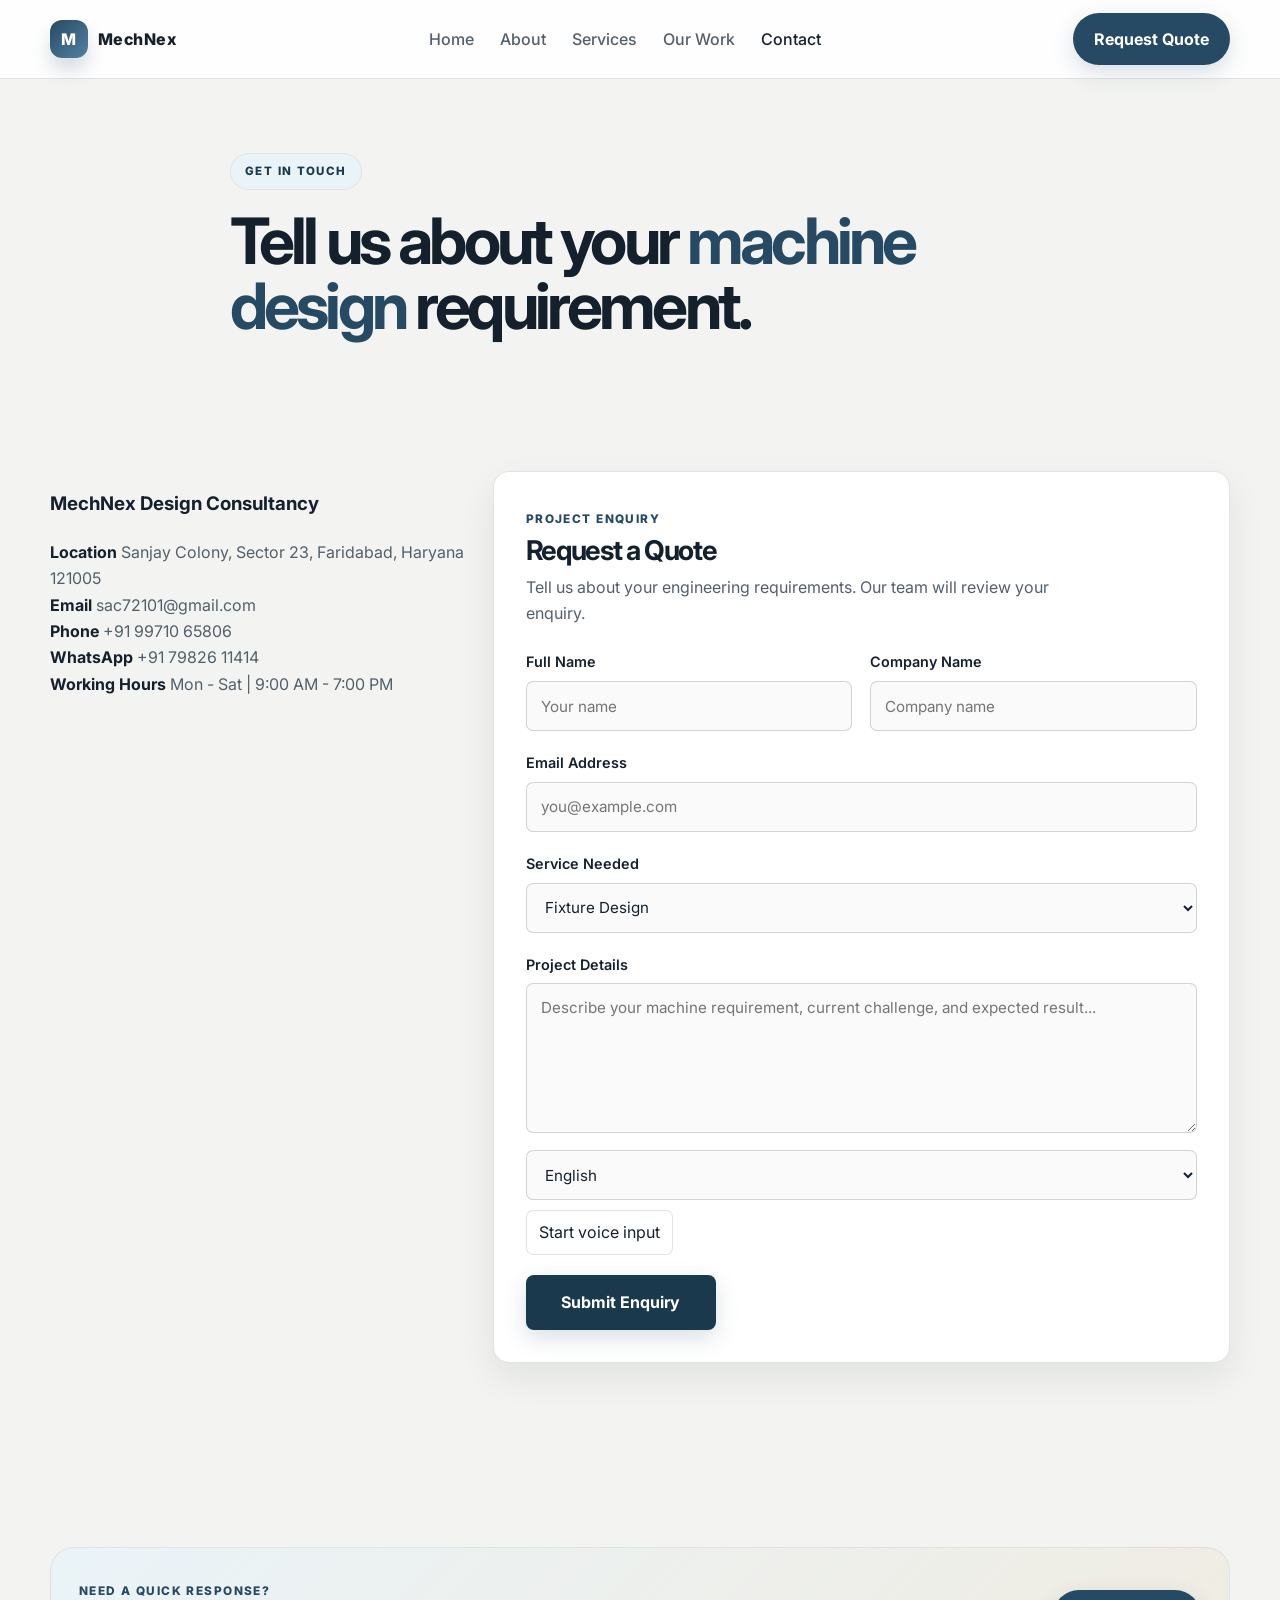
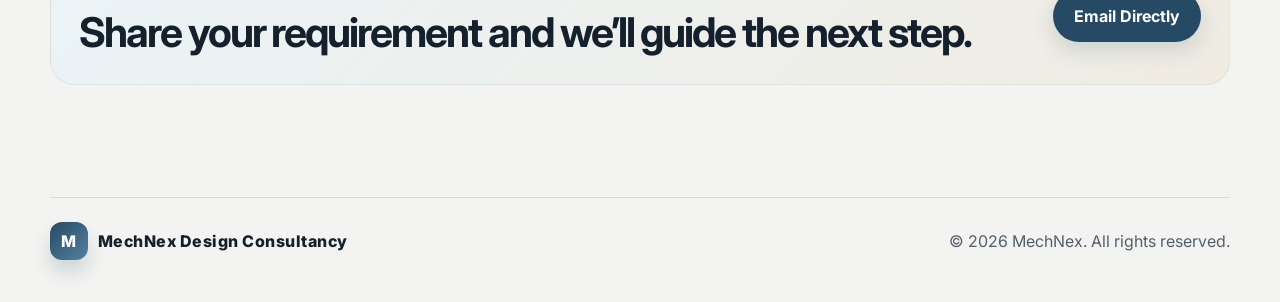
<file: contact.html>
<!DOCTYPE html>
<html lang="en">
  <head>
    <meta charset="UTF-8" />
    <meta name="viewport" content="width=device-width, initial-scale=1.0" />
    <title>Contact | MechNex Design Consultancy</title>
    <meta name="description" content="Contact MechNex Design Consultancy for machine design, fixture design, spare parts development, and design consultation." />
    <link rel="preconnect" href="https://fonts.googleapis.com" />
    <link rel="preconnect" href="https://fonts.gstatic.com" crossorigin />
    <link href="https://fonts.googleapis.com/css2?family=Inter:wght@400;500;600;700;800;900&display=swap" rel="stylesheet" />
    <link rel="stylesheet" href="style.css" />
  </head>
  <body>
    <header class="topbar">
      <div class="container navbar">
        <a href="index.html" class="brand" aria-label="MechNex home">
          <span class="brand-mark">M</span>
          <span>MechNex</span>
        </a>

        <button class="mobile-toggle" aria-label="Toggle menu">☰</button>

        <nav aria-label="Main navigation">
          <ul class="nav-links">
            <li><a href="index.html">Home</a></li>
            <li><a href="about.html">About</a></li>
            <li><a href="services.html">Services</a></li>
            <li><a href="work.html">Our Work</a></li>
            <li><a href="contact.html" class="active">Contact</a></li>
          </ul>
        </nav>

        <a href="contact.html" class="nav-btn">Request Quote</a>
      </div>
    </header>

    <main>
      <section class="page-hero">
        <div class="container page-title reveal">
          <span class="eyebrow">Get in Touch</span>
          <h1>Tell us about your <span class="gradient-text">machine design</span> requirement.</h1>
        </div>
      </section>

      <section class="section">
        <div class="container contact-grid reveal">
          <aside class="contact-card">
            <h3>MechNex Design Consultancy</h3>
            <div class="contact-item">
              <strong>Location</strong>
              <span>Sanjay Colony, Sector 23, Faridabad, Haryana 121005</span>
            </div>
            <div class="contact-item">
              <strong>Email</strong>
              <a href="mailto:sac72101@gmail.com">sac72101@gmail.com</a>
            </div>
            <div class="contact-item">
              <strong>Phone</strong>
              <a href="tel:+919971065806">+91 99710 65806</a>
            </div>
            <div class="contact-item">
              <strong>WhatsApp</strong>
              <a href="https://wa.me/917982611414" target="_blank" rel="noopener noreferrer">+91 79826 11414</a>
            </div>
            <div class="contact-item">
              <strong>Working Hours</strong>
              <span>Mon - Sat | 9:00 AM - 7:00 PM</span>
            </div>
          </aside>

          <div class="contact-form">
            <div class="contact-form-header">
              <span class="section-kicker">Project Enquiry</span>
              <h2>Request a Quote</h2>
              <p>Tell us about your engineering requirements. Our team will review your enquiry.</p>
            </div>
            <form id="contact-form-page" data-form-type="page">
              <div class="form-grid">
                <div class="field-row">
                  <div class="field">
                    <label for="name">Full Name</label>
                    <input id="name" name="name" type="text" placeholder="Your name" autocomplete="name" required />
                  </div>
                  <div class="field">
                    <label for="company">Company Name</label>
                    <input id="company" name="company" type="text" placeholder="Company name" autocomplete="organization" />
                  </div>
                </div>

                <div class="field">
                  <label for="email">Email Address</label>
                  <input id="email" name="email" type="email" placeholder="you@example.com" autocomplete="email" required />
                </div>

                <div class="field">
                  <label for="service">Service Needed</label>
                  <select id="service" name="service">
                    <option>Fixture Design</option>
                    <option>Spare Parts Design</option>
                    <option>Full Machine Design</option>
                    <option>Automation Support</option>
                    <option>Mining Machinery Design</option>
                    <option>Industrial Machinery Design</option>
                    <option>Mechanical Engineering Design</option>
                    <option>Woodworking Machinery Design</option>
                    <option>Automatic Woodworking Machinery</option>
                    <option>Industrial Equipment Design</option>
                    <option>Customized Engineering Design</option>
                    <option>Other Industrial Design Requirements</option>
                  </select>
                </div>

                <div class="field">
                  <label for="message">Project Details</label>
                  <textarea id="message" name="message" placeholder="Describe your machine requirement, current challenge, and expected result..." required></textarea>
                  <div class="voice-controls">
                    <select class="voice-language" aria-label="Voice input language">
                      <option value="en-IN">English</option>
                      <option value="hi-IN">Hindi</option>
                    </select>
                    <button class="voice-input-btn" type="button" aria-controls="message" aria-pressed="false">Start voice input</button>
                    <span class="voice-status" aria-live="polite"></span>
                  </div>
                </div>

                <button type="submit" class="primary-btn submit-btn">Submit Enquiry</button>
              </div>
            </form>
          </div>
        </div>
      </section>

      <section class="section">
        <div class="container">
          <div class="cta-banner reveal">
            <div>
              <span class="section-kicker">Need a quick response?</span>
              <h2>Share your requirement and we’ll guide the next step.</h2>
            </div>
            <a href="mailto:sac72101@gmail.com" class="primary-btn">Email Directly</a>
          </div>
        </div>
      </section>
    </main>

    <footer>
      <div class="container footer-row">
        <div class="brand">
          <span class="brand-mark">M</span>
          <span>MechNex Design Consultancy</span>
        </div>
        <div>© <span id="year"></span> MechNex. All rights reserved.</div>
      </div>
    </footer>

    <script src="script.js"></script>
  </body>
</html>
</file>
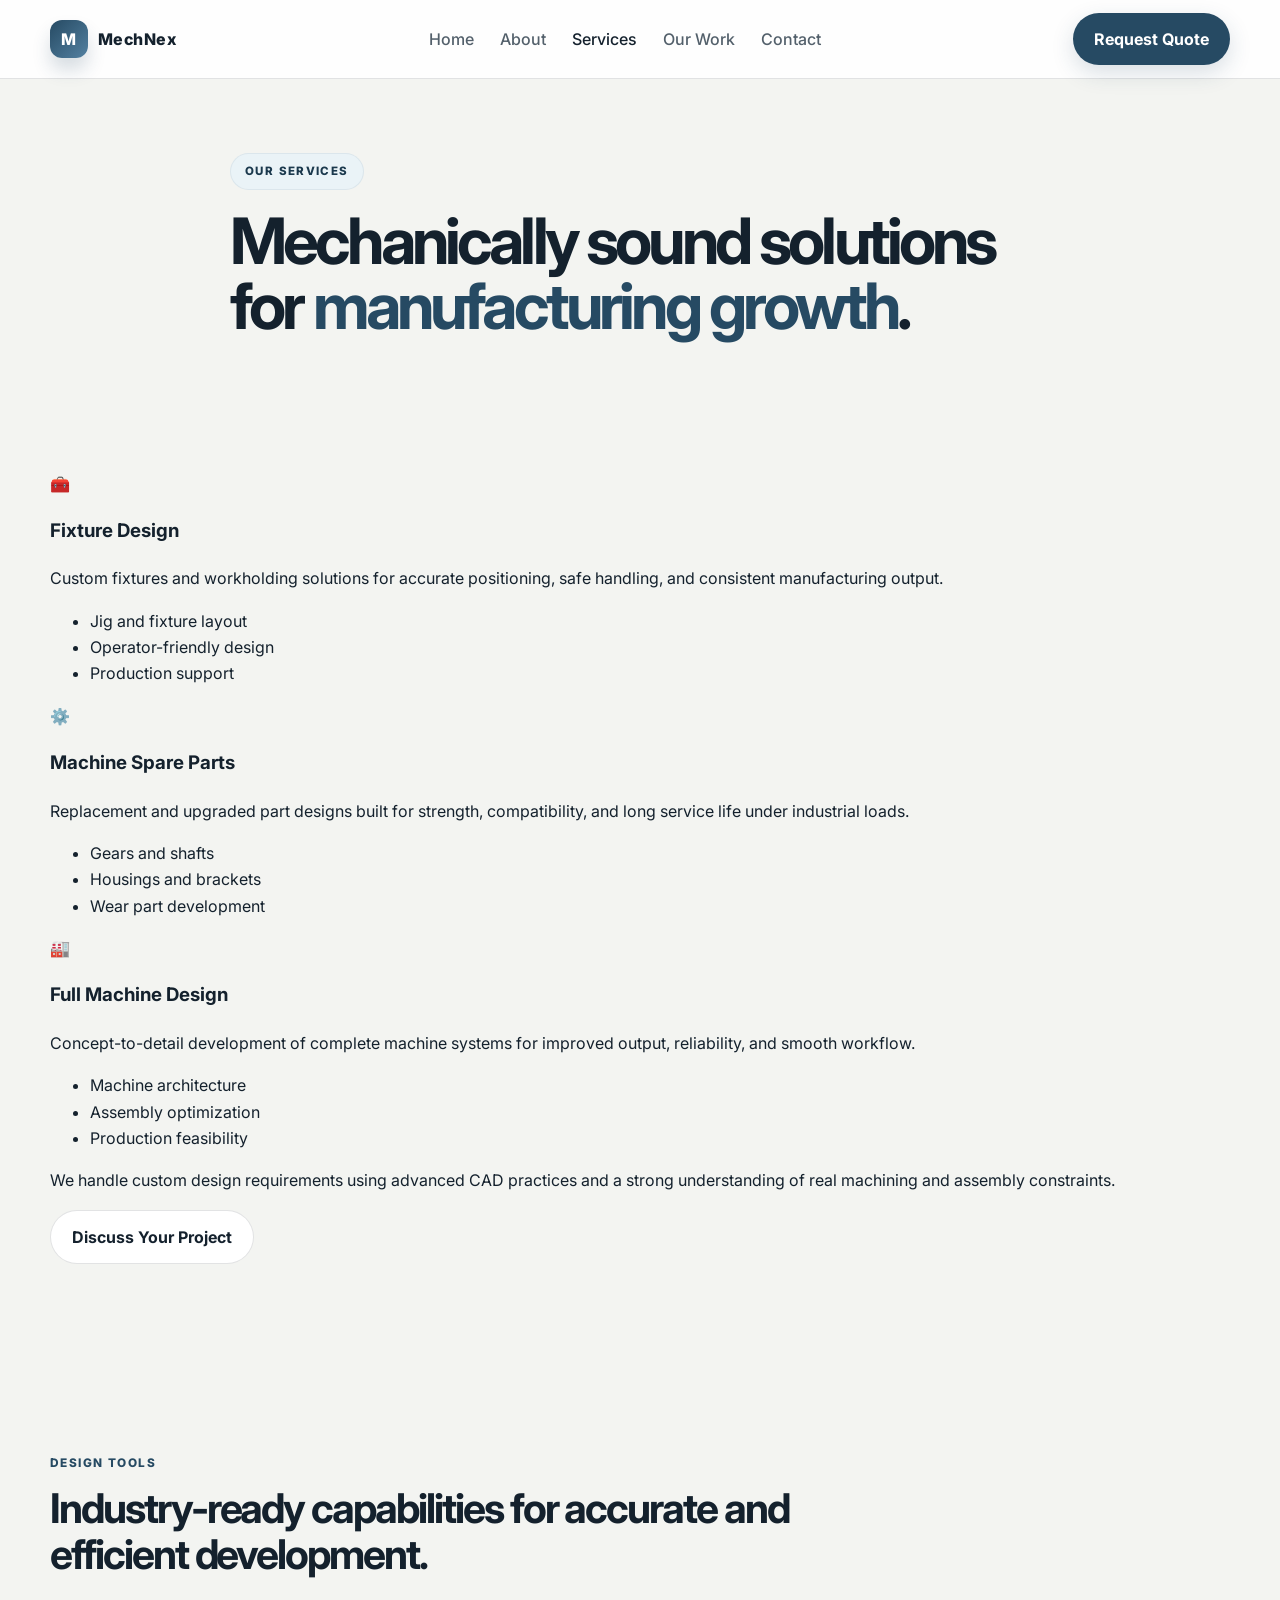
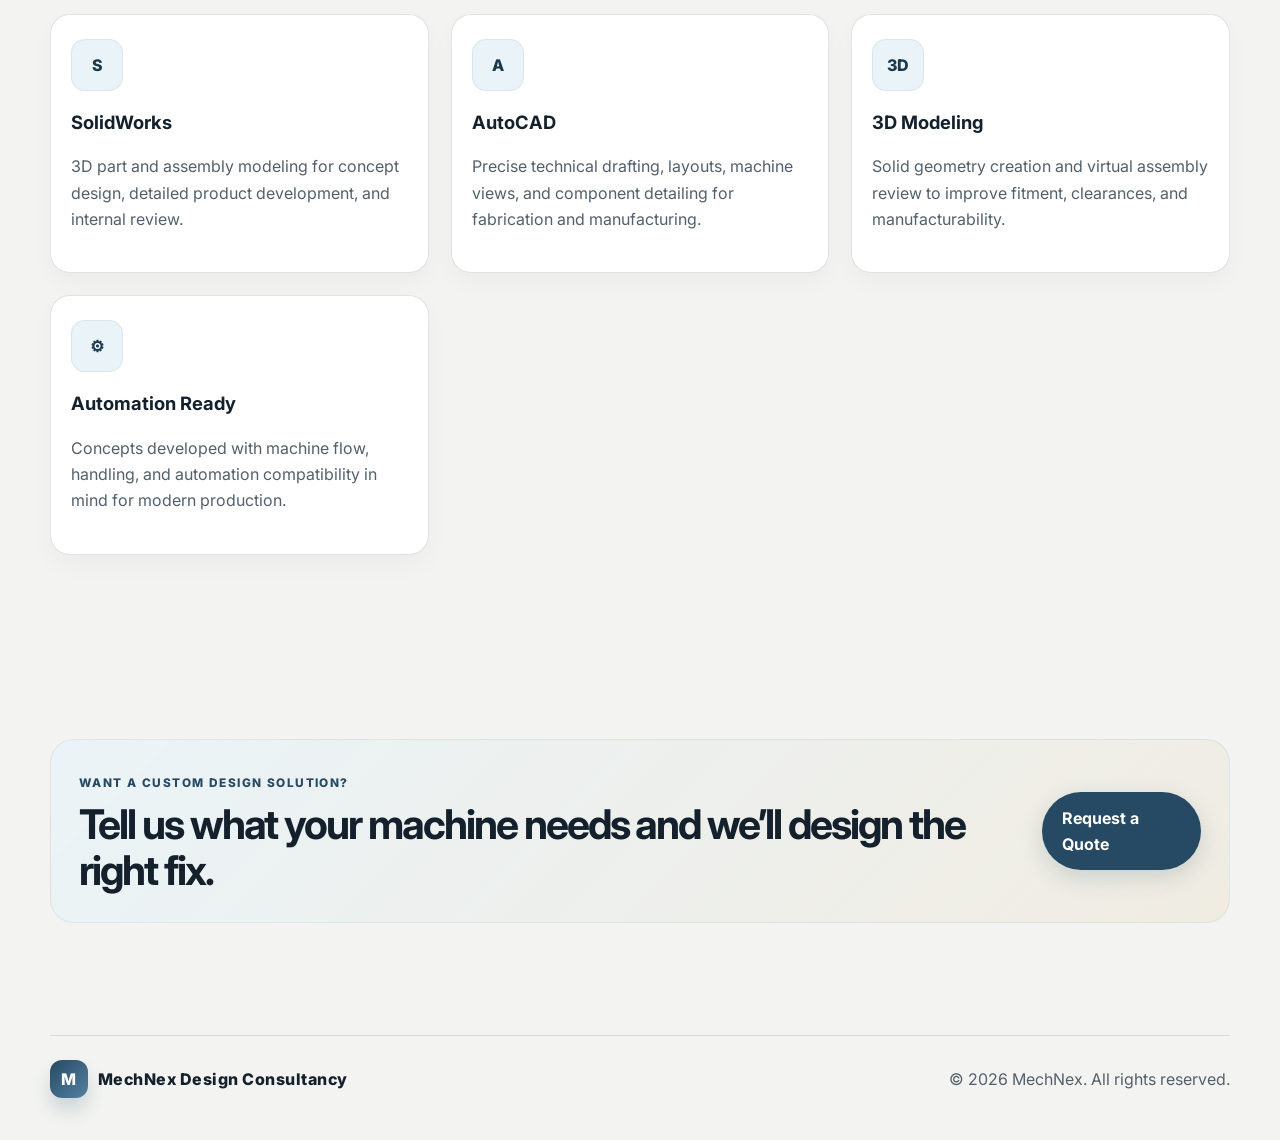
<file: services.html>
<!DOCTYPE html>
<html lang="en">
  <head>
    <meta charset="UTF-8" />
    <meta name="viewport" content="width=device-width, initial-scale=1.0" />
    <title>Services | MechNex Design Consultancy</title>
    <meta name="description" content="Explore machine design, fixture design, spare parts design, automation-ready systems, and CAD modeling services." />
    <link rel="preconnect" href="https://fonts.googleapis.com" />
    <link rel="preconnect" href="https://fonts.gstatic.com" crossorigin />
    <link href="https://fonts.googleapis.com/css2?family=Inter:wght@400;500;600;700;800;900&display=swap" rel="stylesheet" />
    <link rel="stylesheet" href="style.css" />
  </head>
  <body>
    <header class="topbar">
      <div class="container navbar">
        <a href="index.html" class="brand" aria-label="MechNex home">
          <span class="brand-mark">M</span>
          <span>MechNex</span>
        </a>

        <button class="mobile-toggle" aria-label="Toggle menu">☰</button>

        <nav aria-label="Main navigation">
          <ul class="nav-links">
            <li><a href="index.html">Home</a></li>
            <li><a href="about.html">About</a></li>
            <li><a href="services.html" class="active">Services</a></li>
            <li><a href="work.html">Our Work</a></li>
            <li><a href="contact.html">Contact</a></li>
          </ul>
        </nav>

        <a href="contact.html" class="nav-btn">Request Quote</a>
      </div>
    </header>

    <main>
      <section class="page-hero">
        <div class="container page-title reveal">
          <span class="eyebrow">Our services</span>
          <h1>Mechanically sound solutions for <span class="gradient-text">manufacturing growth</span>.</h1>
        </div>
      </section>

      <section class="section">
        <div class="container">
          <div class="service-grid reveal">
            <article class="service-card">
              <div class="service-icon">🧰</div>
              <h3>Fixture Design</h3>
              <p>Custom fixtures and workholding solutions for accurate positioning, safe handling, and consistent manufacturing output.</p>
              <ul>
                <li>Jig and fixture layout</li>
                <li>Operator-friendly design</li>
                <li>Production support</li>
              </ul>
            </article>

            <article class="service-card">
              <div class="service-icon">⚙️</div>
              <h3>Machine Spare Parts</h3>
              <p>Replacement and upgraded part designs built for strength, compatibility, and long service life under industrial loads.</p>
              <ul>
                <li>Gears and shafts</li>
                <li>Housings and brackets</li>
                <li>Wear part development</li>
              </ul>
            </article>

            <article class="service-card">
              <div class="service-icon">🏭</div>
              <h3>Full Machine Design</h3>
              <p>Concept-to-detail development of complete machine systems for improved output, reliability, and smooth workflow.</p>
              <ul>
                <li>Machine architecture</li>
                <li>Assembly optimization</li>
                <li>Production feasibility</li>
              </ul>
            </article>
          </div>

          <div class="capability-band reveal">
            <div class="capability-inner">
              <p>We handle custom design requirements using advanced CAD practices and a strong understanding of real machining and assembly constraints.</p>
              <a href="contact.html" class="small-btn">Discuss Your Project</a>
            </div>
          </div>
        </div>
      </section>

      <section class="section">
        <div class="container">
          <div class="section-head reveal">
            <span class="section-kicker">Design tools</span>
            <h2>Industry-ready capabilities for accurate and efficient development.</h2>
          </div>

          <div class="capability-grid reveal">
            <div class="capability-item">
              <div class="tool-icon">S</div>
              <h3>SolidWorks</h3>
              <p>3D part and assembly modeling for concept design, detailed product development, and internal review.</p>
            </div>

            <div class="capability-item">
              <div class="tool-icon">A</div>
              <h3>AutoCAD</h3>
              <p>Precise technical drafting, layouts, machine views, and component detailing for fabrication and manufacturing.</p>
            </div>

            <div class="capability-item">
              <div class="tool-icon">3D</div>
              <h3>3D Modeling</h3>
              <p>Solid geometry creation and virtual assembly review to improve fitment, clearances, and manufacturability.</p>
            </div>

            <div class="capability-item">
              <div class="tool-icon">⚙</div>
              <h3>Automation Ready</h3>
              <p>Concepts developed with machine flow, handling, and automation compatibility in mind for modern production.</p>
            </div>
          </div>
        </div>
      </section>

      <section class="section">
        <div class="container">
          <div class="cta-banner reveal">
            <div>
              <span class="section-kicker">Want a custom design solution?</span>
              <h2>Tell us what your machine needs and we’ll design the right fix.</h2>
            </div>
            <a href="contact.html" class="primary-btn">Request a Quote</a>
          </div>
        </div>
      </section>
    </main>

    <footer>
      <div class="container footer-row">
        <div class="brand">
          <span class="brand-mark">M</span>
          <span>MechNex Design Consultancy</span>
        </div>
        <div>© <span id="year"></span> MechNex. All rights reserved.</div>
      </div>
    </footer>

    <script src="script.js"></script>
  </body>
</html>
</file>
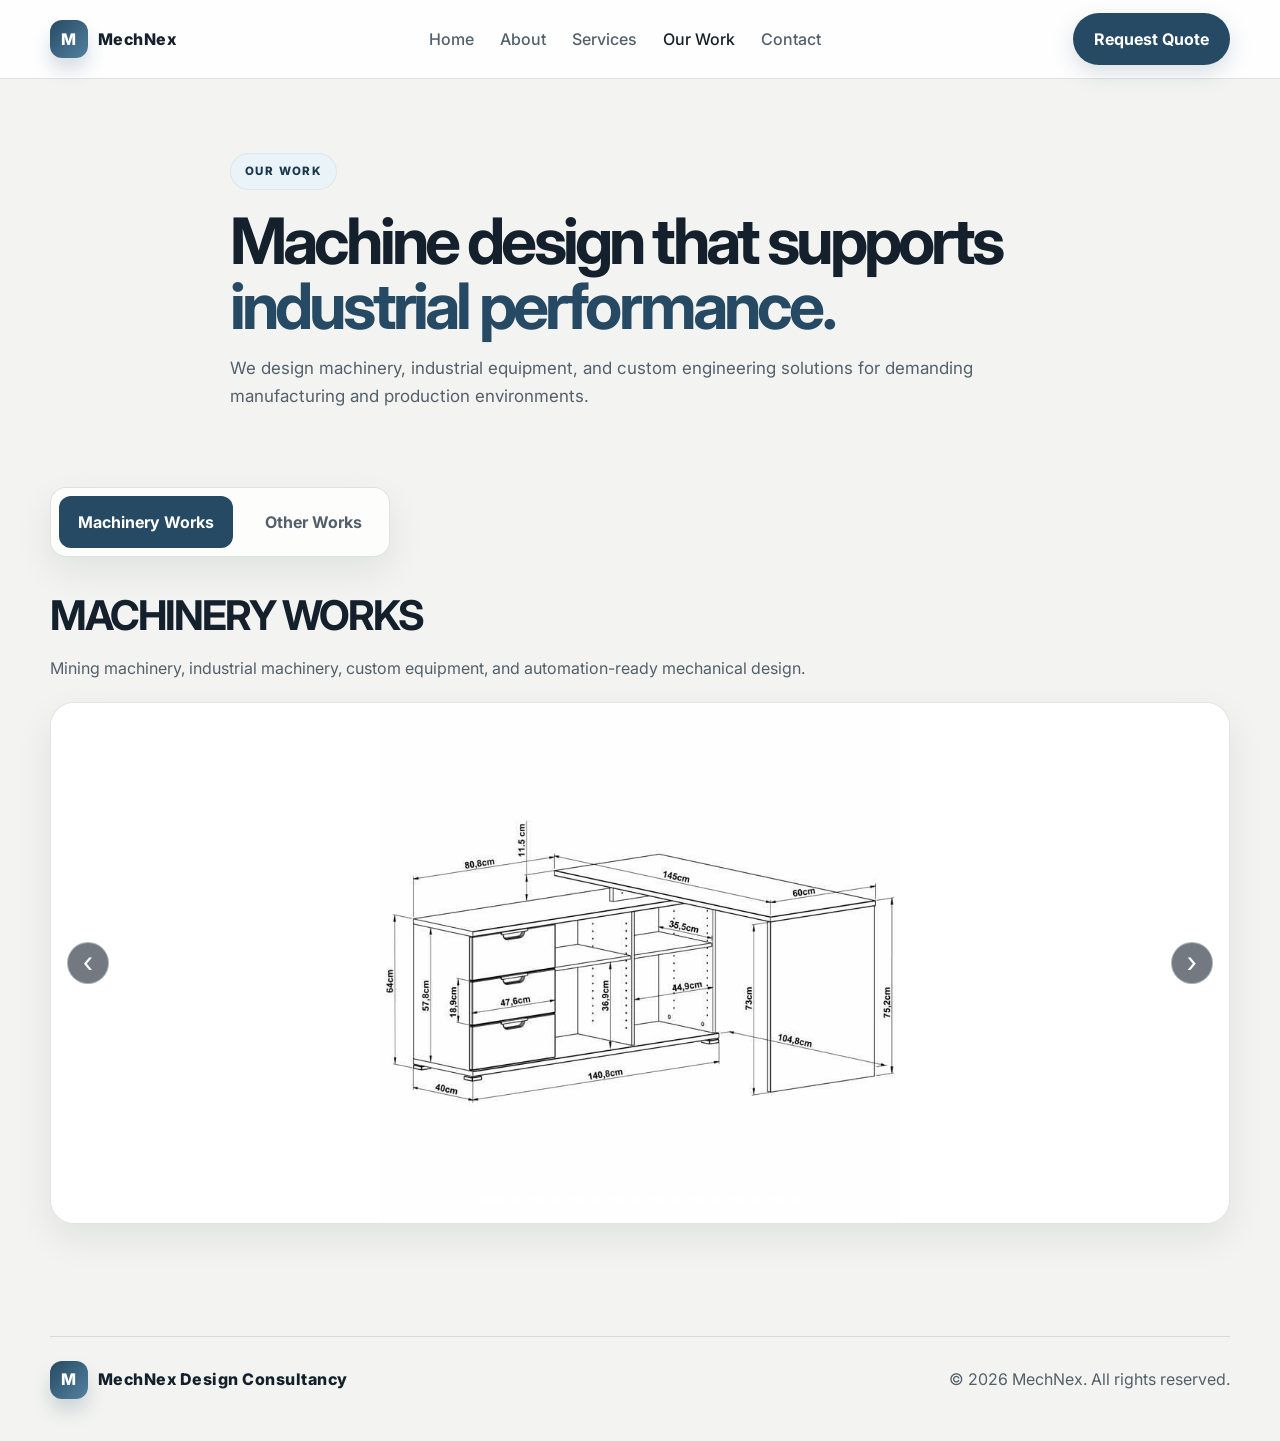
<file: work.html>
<!DOCTYPE html>
<html lang="en">
  <head>
    <meta charset="UTF-8" />
    <meta name="viewport" content="width=device-width, initial-scale=1.0" />
    <title>Our Work | MechNex Design Consultancy</title>
    <meta name="description" content="Explore MechNex Design Consultancy work across machinery and engineering projects." />
    <link rel="preconnect" href="https://fonts.googleapis.com" />
    <link rel="preconnect" href="https://fonts.gstatic.com" crossorigin />
    <link href="https://fonts.googleapis.com/css2?family=Inter:wght@400;500;600;700;800;900&display=swap" rel="stylesheet" />
    <link rel="stylesheet" href="style.css" />
  </head>
  <body>
    <header class="topbar">
      <div class="container navbar">
        <a href="index.html" class="brand" aria-label="MechNex home">
          <span class="brand-mark">M</span>
          <span>MechNex</span>
        </a>

        <button class="mobile-toggle" aria-label="Toggle menu">☰</button>

        <nav aria-label="Main navigation">
          <ul class="nav-links">
            <li><a href="index.html">Home</a></li>
            <li><a href="about.html">About</a></li>
            <li><a href="services.html">Services</a></li>
            <li><a href="work.html" class="active">Our Work</a></li>
            <li><a href="contact.html">Contact</a></li>
          </ul>
        </nav>

        <a href="contact.html" class="nav-btn">Request Quote</a>
      </div>
    </header>

    <main>
      <section class="page-hero work-hero">
        <div class="container page-title reveal">
          <span class="eyebrow">Our Work</span>
          <h1>Machine design that supports <span class="gradient-text">industrial performance.</span></h1>
          <p>We design machinery, industrial equipment, and custom engineering solutions for demanding manufacturing and production environments.</p>
        </div>
      </section>

      <section class="section work-section">
        <div class="container">
          <div class="portfolio-tabs reveal" aria-label="Work categories">
            <button class="portfolio-tab active" data-target="machinery" type="button">Machinery Works</button>
            <button class="portfolio-tab" data-target="other" type="button">Other Works</button>
          </div>

          <div id="machinery-panel" class="portfolio-panel active reveal">
            <div class="gallery-header">
              <h2>MACHINERY WORKS</h2>
              <p>Mining machinery, industrial machinery, custom equipment, and automation-ready mechanical design.</p>
            </div>

            <div class="portfolio-gallery" data-carousel="machinery" data-interval="2000">
              <div class="gallery-slide is-active">
                <img src="images/machinery/WhatsApp%20Image%202026-10-09%20at%2010.07.41%20PM.jpeg" alt="Machinery project image 1" />
              </div>
              <div class="gallery-slide">
                <img src="images/machinery/WhatsApp%20Image%202026-10-09%20at%2010.07.41%20PM%20(1).jpeg" alt="Machinery project image 2" />
              </div>
              <div class="gallery-slide">
                <img src="images/machinery/WhatsApp%20Image%202026-10-09%20at%2010.07.40%20PM.jpeg" alt="Machinery project image 3" />
              </div>
              <div class="gallery-slide">
                <img src="images/machinery/WhatsApp%20Image%202026-10-09%20at%2010.07.40%20PM%20(2).jpeg" alt="Machinery project image 4" />
              </div>
              <div class="gallery-slide">
                <img src="images/machinery/WhatsApp%20Image%202026-10-09%20at%2010.07.40%20PM%20(1).jpeg" alt="Machinery project image 5" />
              </div>
              <div class="gallery-slide">
                <img src="images/machinery/WhatsApp%20Image%202026-10-09%20at%2010.07.39%20PM.jpeg" alt="Machinery project image 6" />
              </div>
              <div class="gallery-slide">
                <img src="images/machinery/WhatsApp%20Image%202026-10-09%20at%2010.07.39%20PM%20(2).jpeg" alt="Machinery project image 7" />
              </div>
              <div class="gallery-slide">
                <img src="images/machinery/WhatsApp%20Image%202026-10-09%20at%2010.07.39%20PM%20(1).jpeg" alt="Machinery project image 8" />
              </div>
              <div class="gallery-slide">
                <img src="images/machinery/WhatsApp%20Image%202026-10-09%20at%2010.07.38%20PM.jpeg" alt="Machinery project image 9" />
              </div>
              <div class="gallery-slide">
                <img src="images/machinery/WhatsApp%20Image%202026-10-09%20at%2010.07.38%20PM%20(2).jpeg" alt="Machinery project image 10" />
              </div>
              <div class="gallery-slide">
                <img src="images/machinery/WhatsApp%20Image%202026-10-09%20at%2010.07.38%20PM%20(1).jpeg" alt="Machinery project image 11" />
              </div>
              <div class="gallery-slide">
                <img src="images/machinery/WhatsApp%20Image%202026-10-09%20at%2010.07.37%20PM.jpeg" alt="Machinery project image 12" />
              </div>
              <div class="gallery-slide">
                <img src="images/machinery/WhatsApp%20Image%202026-10-09%20at%2010.07.00%20PM.jpeg" alt="Machinery project image 13" />
              </div>
              <div class="gallery-slide">
                <img src="images/machinery/WhatsApp%20Image%202026-10-09%20at%2010.06.48%20PM.jpeg" alt="Machinery project image 14" />
              </div>
              <div class="gallery-slide">
                <img src="images/machinery/WhatsApp%20Image%202026-10-09%20at%2010.06.46%20PM.jpeg" alt="Machinery project image 15" />
              </div>
              <div class="gallery-slide">
                <img src="images/machinery/WhatsApp%20Image%202026-10-09%20at%2010.06.45%20PM.jpeg" alt="Machinery project image 16" />
              </div>

              <button class="gallery-control prev" type="button" aria-label="Previous image">‹</button>
              <button class="gallery-control next" type="button" aria-label="Next image">›</button>
              <div class="gallery-dots" aria-label="Slide indicators"></div>
            </div>
          </div>

          <div id="other-panel" class="portfolio-panel reveal">
            <div class="gallery-header">
              <h2>OTHER WORKS</h2>
              <p>Additional engineering and industrial design projects will be added here as project images are received.</p>
            </div>

            <div class="portfolio-gallery" data-carousel="other" data-interval="2000">
              <div class="empty-state">
                <strong>More Engineering Projects Coming Soon</strong>
                <p>Place future project images in the other works gallery when they are available.</p>
              </div>
            </div>
          </div>
        </div>
      </section>
    </main>

    <footer>
      <div class="container footer-row">
        <div class="brand">
          <span class="brand-mark">M</span>
          <span>MechNex Design Consultancy</span>
        </div>
        <div>© <span id="year"></span> MechNex. All rights reserved.</div>
      </div>
    </footer>

    <script src="script.js"></script>
  </body>
</html>
</file>
<file: style.css>
:root {
  --bg: #f3f4f1;
  --panel: #ffffff;
  --panel-soft: #f7f7f5;
  --panel-strong: #edf2f4;
  --text: #14212d;
  --muted: #53606b;
  --line: rgba(17, 29, 38, 0.12);
  --primary: #264a63;
  --primary-soft: #eaf3f7;
  --primary-dark: #1b394d;
  --accent: #d8a75f;
  --accent-soft: #f4ecdf;
  --success: #2b7d5b;
  --shadow: 0 14px 36px rgba(16, 27, 36, 0.08);
}

* { box-sizing: border-box; }

html {
  scroll-behavior: smooth;
  font-size: 16px;
}

body {
  margin: 0;
  font-family: "Inter", sans-serif;
  background: var(--bg);
  color: var(--text);
  line-height: 1.65;
  -webkit-text-size-adjust: 100%;
  text-size-adjust: 100%;
}

a { text-decoration: none; color: inherit; }
img { display: block; max-width: 100%; }
button, input, textarea, select { font: inherit; }

.container {
  width: min(1180px, calc(100% - 30px));
  margin: 0 auto;
}

.topbar {
  position: sticky;
  top: 0;
  z-index: 100;
  background: rgba(255, 255, 255, 0.9);
  backdrop-filter: blur(14px);
  border-bottom: 1px solid var(--line);
}

.navbar {
  display: flex;
  align-items: center;
  justify-content: space-between;
  min-height: 78px;
  gap: 20px;
}

.brand {
  display: flex;
  align-items: center;
  gap: 10px;
  font-weight: 800;
  letter-spacing: 0.03em;
  color: var(--text);
}

.brand-mark {
  width: 38px;
  height: 38px;
  border-radius: 12px;
  display: grid;
  place-items: center;
  background: linear-gradient(135deg, var(--primary), #5381a1);
  color: #fff;
  box-shadow: 0 12px 18px rgba(38, 74, 99, 0.18);
}

.nav-links {
  display: flex;
  align-items: center;
  gap: 26px;
  list-style: none;
  margin: 0;
  padding: 0;
  color: var(--muted);
}

.nav-links a {
  transition: color 0.2s ease;
  font-weight: 500;
}

.nav-links a:hover,
.nav-links a.active {
  color: var(--text);
}

.nav-btn,
.primary-btn,
.secondary-btn,
.small-btn,
.submit-btn {
  display: inline-flex;
  align-items: center;
  justify-content: center;
  gap: 8px;
  border-radius: 999px;
  font-weight: 700;
  transition: transform 0.2s ease, box-shadow 0.2s ease, background 0.2s ease;
}

.nav-btn,
.primary-btn {
  background: var(--primary);
  color: #fff;
  padding: 0.8rem 1.3rem;
  box-shadow: 0 8px 22px rgba(38, 74, 99, 0.17);
}

.secondary-btn,
.small-btn {
  background: #fff;
  border: 1px solid var(--line);
  color: var(--text);
  padding: 0.8rem 1.3rem;
}

.primary-btn:hover, .secondary-btn:hover, .small-btn:hover, .nav-btn:hover, .submit-btn:hover {
  transform: translateY(-2px);
}

.mobile-toggle {
  display: none;
  background: transparent;
  border: 1px solid var(--line);
  color: var(--text);
  width: 42px;
  height: 42px;
  border-radius: 10px;
  cursor: pointer;
}

.section {
  padding: 92px 0;
}

.hero {
  padding: 72px 0 64px;
}

.hero-grid {
  display: grid;
  grid-template-columns: 1.08fr 0.92fr;
  align-items: center;
  gap: 42px;
}

.eyebrow {
  display: inline-flex;
  align-items: center;
  padding: 8px 14px;
  border-radius: 999px;
  color: var(--primary-dark);
  background: var(--primary-soft);
  border: 1px solid rgba(38, 74, 99, 0.08);
  font-size: 0.72rem;
  letter-spacing: 0.12em;
  font-weight: 800;
  text-transform: uppercase;
}

h1 {
  margin: 18px 0 0;
  font-size: clamp(2.9rem, 5vw, 5rem);
  line-height: 1.02;
  letter-spacing: -0.06em;
  color: var(--text);
}

h1 span {
  color: var(--primary);
}

.hero-supporting {
  max-width: 600px;
  margin-top: 18px;
  color: var(--muted);
  font-size: 1.08rem;
}

.hero-actions {
  display: flex;
  flex-wrap: wrap;
  gap: 14px;
  margin-top: 28px;
}

.hero-panel {
  position: relative;
}

.hero-image-wrap {
  overflow: hidden;
  border-radius: 28px;
  border: 1px solid var(--line);
  box-shadow: var(--shadow);
  background: #dfe9ee;
}

.hero-image-wrap img {
  width: 100%;
  min-height: 510px;
  object-fit: cover;
}

.intro-section {
  padding-top: 0;
}

.intro-grid {
  display: grid;
  grid-template-columns: 1.1fr 0.9fr;
  gap: 30px;
  align-items: end;
}

.intro-grid p {
  margin: 0;
  color: var(--muted);
}

.section-head {
  max-width: 760px;
  margin-bottom: 36px;
}

.section-kicker {
  color: var(--primary);
  font-size: 0.74rem;
  font-weight: 800;
  letter-spacing: 0.12em;
  text-transform: uppercase;
}

h2 {
  margin: 12px 0 0;
  font-size: clamp(2.1rem, 3.2vw, 3rem);
  line-height: 1.12;
  letter-spacing: -0.05em;
  color: var(--text);
}

.capability-grid,
.portfolio-preview-grid,
.why-grid {
  display: grid;
  gap: 22px;
}

.capability-grid {
  grid-template-columns: repeat(3, minmax(0, 1fr));
}

.capability-item {
  background: var(--panel);
  border: 1px solid var(--line);
  border-radius: 20px;
  padding: 24px 20px;
  box-shadow: 0 10px 24px rgba(12, 18, 26, 0.03);
}

.tool-icon {
  width: 52px;
  height: 52px;
  border-radius: 14px;
  display: grid;
  place-items: center;
  margin-bottom: 16px;
  background: var(--primary-soft);
  border: 1px solid rgba(38, 74, 99, 0.08);
  color: var(--primary-dark);
  font-weight: 800;
}

.capability-item h3 {
  margin: 0 0 8px;
  font-size: 1.15rem;
}

.capability-item p,
.preview-body p,
.gallery-header p,
.empty-state p,
.why-list li,
.check-list li,
.contact-card span,
.contact-card a,
.contact-form label,
.gallery-caption {
  color: var(--muted);
}

.contact-grid {
  display: grid;
  grid-template-columns: minmax(240px, 0.72fr) minmax(0, 1.28fr);
  align-items: start;
  gap: 28px;
}

.contact-grid .contact-form {
  width: 100%;
  max-width: 760px;
  justify-self: center;
  padding: 32px;
  background: #fff;
  border: 1px solid var(--line);
  border-radius: 16px;
  box-shadow: 0 14px 34px rgba(16, 27, 36, 0.08);
}

.contact-form-header {
  margin-bottom: 24px;
}

.contact-form-header h2 {
  margin: 5px 0 6px;
  font-size: 1.7rem;
  line-height: 1.2;
}

.contact-form-header p {
  margin: 0;
  max-width: 54ch;
  color: var(--muted);
}

.contact-grid .form-grid {
  display: grid;
  gap: 20px;
}

.contact-grid .field-row {
  display: grid;
  grid-template-columns: repeat(2, minmax(0, 1fr));
  gap: 18px;
}

.contact-grid .field {
  display: grid;
  min-width: 0;
  gap: 7px;
}

.contact-grid .field label {
  color: var(--text);
  font-size: 0.9rem;
  font-weight: 600;
}

.contact-grid .field input,
.contact-grid .field select,
.contact-grid .field textarea {
  width: 100%;
  min-width: 0;
  border: 1px solid rgba(17, 29, 38, 0.17);
  border-radius: 7px;
  padding: 12px 14px;
  background: #f9faf9;
  color: var(--text);
  font-size: 0.95rem;
  transition: border-color 0.2s ease, box-shadow 0.2s ease, background 0.2s ease;
}

.contact-grid .field input,
.contact-grid .field select {
  height: 50px;
}

.contact-grid .field textarea {
  min-height: 150px;
  resize: vertical;
  line-height: 1.55;
}

.contact-grid .field input:focus,
.contact-grid .field select:focus,
.contact-grid .field textarea:focus {
  outline: none;
  border-color: var(--primary);
  background: #fff;
  box-shadow: 0 0 0 3px rgba(38, 74, 99, 0.13);
}

.contact-grid .voice-controls {
  display: flex;
  align-items: center;
  flex-wrap: wrap;
  gap: 10px;
  margin-top: 10px;
}

.contact-grid .voice-language,
.contact-grid .voice-input-btn {
  min-height: 42px;
  border: 1px solid var(--line);
  border-radius: 7px;
  padding: 8px 12px;
  background: #fff;
  color: var(--text);
}

.contact-grid .voice-input-btn {
  cursor: pointer;
}

.contact-grid .voice-status {
  color: var(--muted);
  font-size: 0.85rem;
}

.contact-grid .submit-btn {
  width: fit-content;
  min-width: 190px;
  border: 0;
  border-radius: 8px;
  padding: 0.9rem 1.4rem;
  background: var(--primary-dark);
  color: #fff;
  cursor: pointer;
}

.contact-grid .submit-btn:hover {
  background: var(--primary);
  box-shadow: 0 8px 18px rgba(27, 57, 77, 0.2);
}

.contact-grid .submit-btn:disabled {
  cursor: wait;
  opacity: 0.7;
}

.highlight-panel {
  background: linear-gradient(180deg, rgba(31, 55, 73, 0.03), rgba(31, 55, 73, 0.01));
}

.highlight-grid {
  display: grid;
  grid-template-columns: 1fr 1fr;
  gap: 28px;
  align-items: center;
  background: #fff;
  border: 1px solid var(--line);
  border-radius: 28px;
  padding: 28px;
  box-shadow: var(--shadow);
}

.highlight-copy {
  padding-right: 10px;
}

.highlight-photo img {
  width: 100%;
  min-height: 360px;
  object-fit: cover;
  border-radius: 20px;
}

.check-list {
  list-style: none;
  padding: 0;
  margin: 20px 0 0;
  display: grid;
  gap: 10px;
}

.check-list li::before {
  content: "✓";
  margin-right: 8px;
  color: var(--success);
}

.portfolio-preview-grid {
  grid-template-columns: repeat(2, minmax(0, 1fr));
}

.preview-card {
  background: var(--panel);
  border: 1px solid var(--line);
  border-radius: 20px;
  overflow: hidden;
  box-shadow: var(--shadow);
}

.preview-image {
  position: relative;
  min-height: 220px;
  display: flex;
  align-items: center;
  justify-content: center;
  color: #fff;
  font-weight: 700;
  letter-spacing: 0.08em;
  text-transform: uppercase;
  background-size: cover;
  background-position: center;
}

.preview-machinery {
  background: linear-gradient(rgba(17, 27, 35, 0.48), rgba(17, 27, 35, 0.48)), url("https://images.unsplash.com/photo-1581092580497-e0d23cbdf1dc?auto=format&fit=crop&w=1200&q=80") center/cover no-repeat;
}

.preview-other {
  background: linear-gradient(rgba(17, 27, 35, 0.5), rgba(17, 27, 35, 0.5)), url("images/machinery/WhatsApp%20Image%202026-10-09%20at%2010.07.40%20PM.jpeg") center/cover no-repeat;
}

.preview-body {
  padding: 20px 20px 22px;
}

.preview-body h3 {
  margin: 0 0 8px;
  font-size: 1.5rem;
}

.why-grid {
  grid-template-columns: 0.95fr 1.05fr;
  align-items: center;
  gap: 28px;
}

.why-list {
  margin: 0;
  padding-left: 20px;
  display: grid;
  gap: 12px;
  color: var(--muted);
}

.cta-banner {
  display: flex;
  justify-content: space-between;
  align-items: center;
  gap: 18px;
  padding: 28px 28px;
  border-radius: 24px;
  background: linear-gradient(135deg, var(--primary-soft), rgba(216, 167, 95, 0.1));
  border: 1px solid rgba(38, 74, 99, 0.08);
}

.cta-banner h2 {
  margin-top: 8px;
  margin-bottom: 0;
}

footer {
  padding: 20px 0 42px;
  color: var(--muted);
}

.footer-row {
  display: flex;
  justify-content: space-between;
  align-items: center;
  gap: 18px;
  border-top: 1px solid var(--line);
  padding-top: 24px;
  flex-wrap: wrap;
}

.page-hero {
  padding: 74px 0 40px;
}

.page-title {
  max-width: 820px;
}

.page-title p {
  margin-top: 16px;
  color: var(--muted);
  font-size: 1.06rem;
}

.work-section {
  padding-top: 20px;
}

.portfolio-tabs {
  display: inline-flex;
  gap: 12px;
  padding: 8px;
  border-radius: 16px;
  background: rgba(255, 255, 255, 0.8);
  border: 1px solid var(--line);
  box-shadow: var(--shadow);
  margin-bottom: 24px;
}

.portfolio-tab {
  border: none;
  background: transparent;
  color: var(--muted);
  padding: 0.8rem 1.2rem;
  border-radius: 12px;
  font-weight: 700;
  cursor: pointer;
  transition: all 0.2s ease;
}

.portfolio-tab.active {
  background: var(--primary);
  color: #fff;
}

.portfolio-panel {
  display: none;
}

.portfolio-panel.active {
  display: block;
}

.gallery-header {
  margin-bottom: 20px;
}

.gallery-header h2 {
  margin-bottom: 6px;
}

.portfolio-gallery {
  position: relative;
  background: var(--panel);
  border: 1px solid var(--line);
  border-radius: 24px;
  overflow: hidden;
  box-shadow: var(--shadow);
  min-height: 420px;
}

.gallery-slide {
  display: none;
  position: relative;
  width: 100%;
}

.gallery-slide.is-active {
  display: block;
}

.gallery-slide img {
  width: 100%;
  height: 520px;
  display: block;
  object-fit: contain;
  object-position: center;
  background: #fff;
}

.gallery-caption {
  position: absolute;
  left: 20px;
  bottom: 20px;
  background: rgba(20, 33, 45, 0.72);
  color: #fff;
  border-radius: 999px;
  padding: 9px 14px;
  font-size: 0.8rem;
}

.gallery-control {
  position: absolute;
  top: 50%;
  transform: translateY(-50%);
  width: 42px;
  height: 42px;
  border: 1px solid rgba(255, 255, 255, 0.4);
  background: rgba(20, 33, 45, 0.6);
  color: #fff;
  border-radius: 50%;
  cursor: pointer;
  font-size: 1.8rem;
  line-height: 1;
}

.gallery-control.prev { left: 16px; }
.gallery-control.next { right: 16px; }

.gallery-dots {
  position: absolute;
  bottom: 18px;
  left: 50%;
  transform: translateX(-50%);
  display: flex;
  align-items: center;
  gap: 8px;
}

.gallery-dot {
  width: 10px;
  height: 10px;
  border-radius: 50%;
  border: none;
  background: rgba(255, 255, 255, 0.58);
  cursor: pointer;
}

.gallery-dot.is-active {
  width: 26px;
  border-radius: 999px;
  background: #fff;
}

.empty-state {
  display: grid;
  place-items: center;
  text-align: center;
  min-height: 400px;
  padding: 28px;
}

.empty-state strong {
  display: block;
  font-size: clamp(1.5rem, 3vw, 2.2rem);
  margin-bottom: 10px;
  color: var(--text);
}

.reveal {
  opacity: 0;
  transform: translateY(18px);
  transition: opacity 0.7s ease, transform 0.7s ease;
}

.reveal.visible {
  opacity: 1;
  transform: translateY(0);
}

@media (max-width: 980px) {
  .hero-grid,
  .intro-grid,
  .highlight-grid,
  .why-grid,
  .contact-grid {
    grid-template-columns: 1fr;
  }

  .capability-grid,
  .portfolio-preview-grid {
    grid-template-columns: repeat(2, minmax(0, 1fr));
  }
}

@media (max-width: 760px) {
  html { font-size: 15px; }
  .container { width: min(100% - 18px, 100%); }

  .nav-links {
    position: absolute;
    top: 80px;
    left: 15px;
    right: 15px;
    display: none;
    flex-direction: column;
    align-items: flex-start;
    padding: 18px 18px;
    background: rgba(255, 255, 255, 0.98);
    border: 1px solid var(--line);
    border-radius: 16px;
    box-shadow: var(--shadow);
  }

  .nav-btn { display: none; }
  .nav-links.open { display: flex; }
  .mobile-toggle { display: grid; place-items: center; }

  .hero-actions,
  .cta-banner {
    flex-direction: column;
    align-items: stretch;
  }

  .hero-actions a,
  .primary-btn,
  .secondary-btn,
  .small-btn,
  .submit-btn {
    width: 100%;
  }

  .capability-grid,
  .portfolio-preview-grid {
    grid-template-columns: 1fr;
  }

  .contact-grid .field-row {
    grid-template-columns: 1fr;
  }

  .contact-grid .contact-form {
    max-width: none;
    padding: 24px;
  }

  .contact-grid .submit-btn {
    width: 100%;
  }

  .section { padding: 76px 0; }
  .hero { padding-top: 52px; }
  .hero-image-wrap img { min-height: 380px; }
  .gallery-slide img { height: 360px; }
  .cta-banner { padding: 18px; }
}

@media (max-width: 480px) {
  .container { width: calc(100% - 16px); }
  .brand span:last-child { font-size: 0.98rem; }
  h1 { font-size: clamp(2.2rem, 10vw, 3rem); }
  h2 { font-size: clamp(1.9rem, 8vw, 2.6rem); }
  .navbar { min-height: 68px; }
  .brand-mark { width: 34px; height: 34px; }
  .hero-image-wrap img { min-height: 300px; }
  .gallery-control { width: 36px; height: 36px; }
  .gallery-slide img { height: 280px; }
}
</file>
